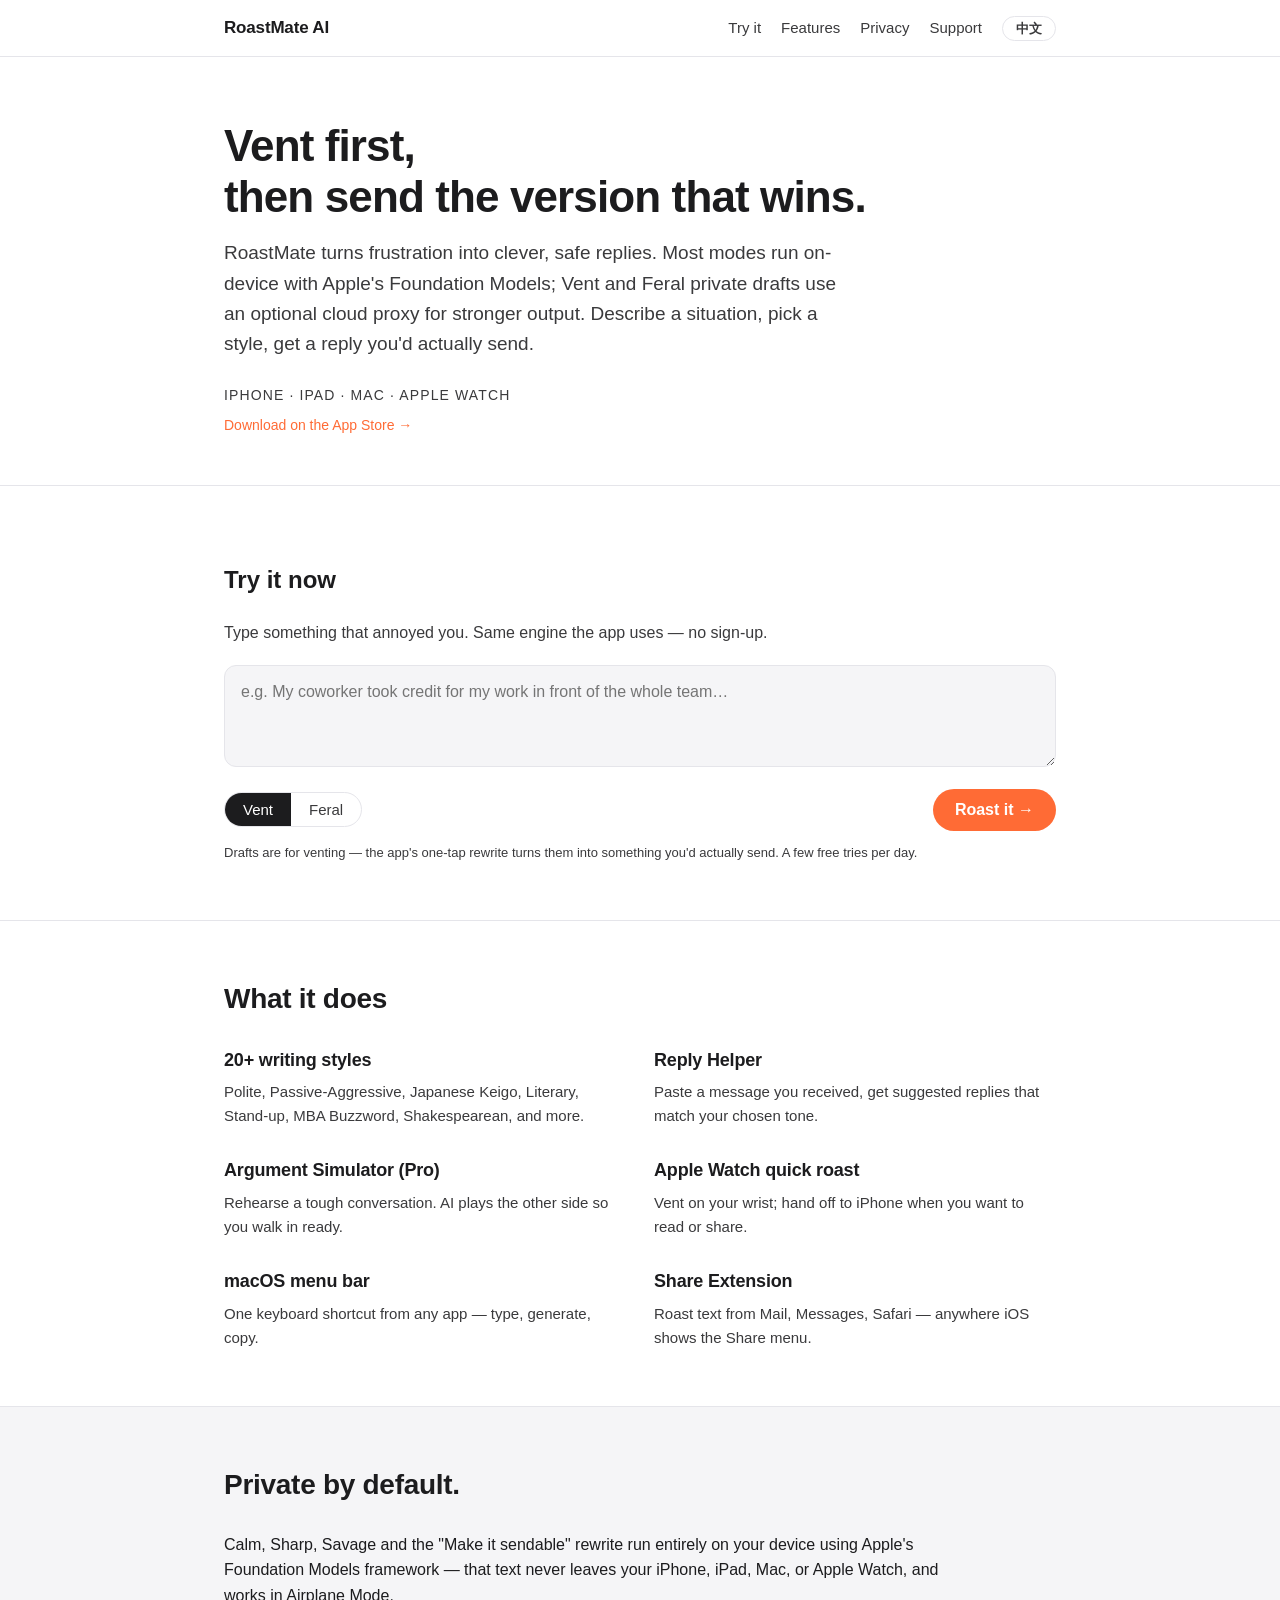
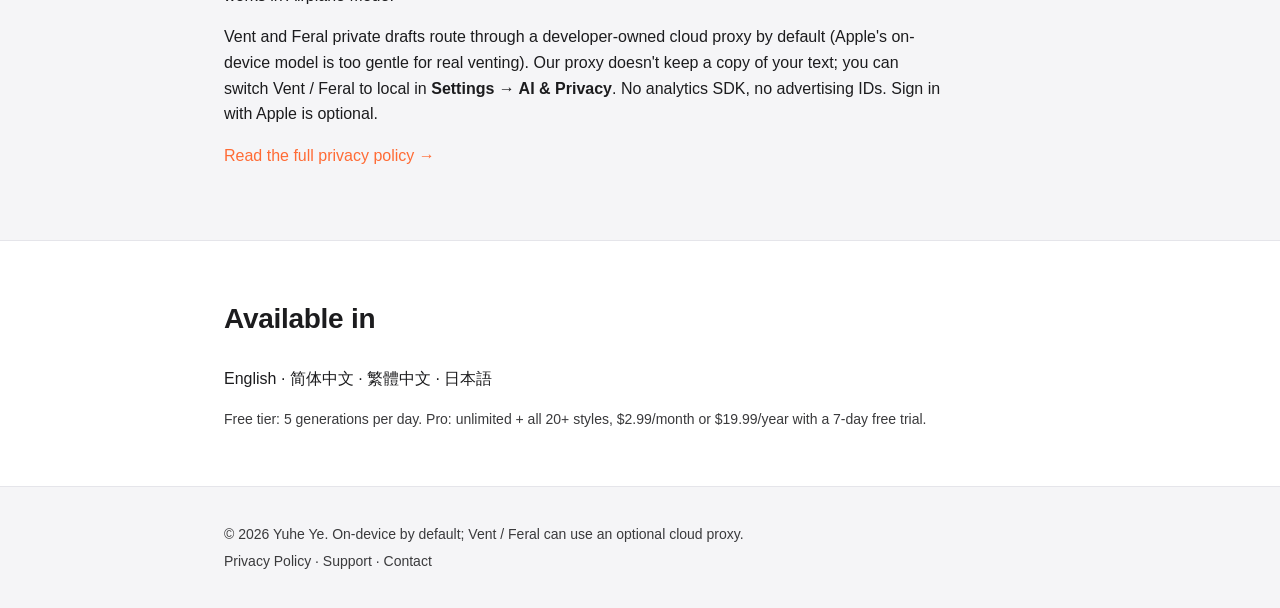
<file: index.html>
<!DOCTYPE html>
<html lang="en">
<head>
<meta charset="UTF-8">
<meta name="viewport" content="width=device-width, initial-scale=1.0">
<title>RoastMate AI — On-device AI for witty, safe self-expression</title>
<meta name="description" content="RoastMate is a private-first AI creative writing tool for turning frustration into clever, safe expression. Most modes run on-device; Vent and Feral use an optional cloud proxy you can disable. iOS, iPadOS, macOS, watchOS.">
<link rel="stylesheet" href="style.css">
</head>
<body>
<header>
  <nav class="container nav">
    <a href="./" class="brand">RoastMate AI</a>
    <ul class="nav-links">
      <li><a href="#try" data-i18n="nav.try">Try it</a></li>
      <li><a href="#features" data-i18n="nav.features">Features</a></li>
      <li><a href="#privacy" data-i18n="nav.privacy">Privacy</a></li>
      <li><a href="support.html" data-i18n="nav.support">Support</a></li>
      <li><button id="langToggle" class="lang-toggle" type="button">中文</button></li>
    </ul>
  </nav>
</header>

<main>
  <section class="hero">
    <div class="container">
      <h1 data-i18n="hero.h1">Vent first,<br>then send the version that wins.</h1>
      <p class="lead" data-i18n="hero.lead">
        RoastMate turns frustration into clever, safe replies. Most modes run on-device
        with Apple's Foundation Models; Vent and Feral private drafts use an optional cloud
        proxy for stronger output. Describe a situation, pick a style, get a reply you'd actually send.
      </p>
      <p class="platforms">iPhone · iPad · Mac · Apple Watch</p>
      <p class="cta-note"><a class="link" href="https://apps.apple.com/app/id6769317103" data-i18n="hero.cta">Download on the App Store →</a></p>
    </div>
  </section>

  <section class="tryit" id="try">
    <div class="container">
      <h2 data-i18n="try.h2">Try it now</h2>
      <p class="tryit-sub" data-i18n="try.sub">Type something that annoyed you. Same engine the app uses — no sign-up.</p>
      <textarea id="tryInput" rows="3" maxlength="600" data-i18n-ph="try.ph"
        placeholder="e.g. My coworker took credit for my work in front of the whole team…"></textarea>
      <div class="tryit-row">
        <div class="tone-toggle" role="group" aria-label="Tone">
          <button type="button" class="tone-btn is-active" data-tone="vent" data-i18n="tone.vent">Vent</button>
          <button type="button" class="tone-btn" data-tone="feral" data-i18n="tone.feral">Feral</button>
        </div>
        <button type="button" id="tryBtn" class="btn-accent" data-i18n="try.btn">Roast it →</button>
      </div>
      <div id="tryOut" class="tryit-out" hidden></div>
      <p class="tryit-note" data-i18n="try.note">Drafts are for venting — the app's one-tap rewrite turns them into something you'd actually send. A few free tries per day.</p>
    </div>
  </section>

  <section id="features" class="features">
    <div class="container">
      <h2 data-i18n="feat.h2">What it does</h2>
      <ul class="feature-grid">
        <li><h3 data-i18n="feat.1.h">20+ writing styles</h3><p data-i18n="feat.1.p">Polite, Passive-Aggressive, Japanese Keigo, Literary, Stand-up, MBA Buzzword, Shakespearean, and more.</p></li>
        <li><h3 data-i18n="feat.2.h">Reply Helper</h3><p data-i18n="feat.2.p">Paste a message you received, get suggested replies that match your chosen tone.</p></li>
        <li><h3 data-i18n="feat.3.h">Argument Simulator (Pro)</h3><p data-i18n="feat.3.p">Rehearse a tough conversation. AI plays the other side so you walk in ready.</p></li>
        <li><h3 data-i18n="feat.4.h">Apple Watch quick roast</h3><p data-i18n="feat.4.p">Vent on your wrist; hand off to iPhone when you want to read or share.</p></li>
        <li><h3 data-i18n="feat.5.h">macOS menu bar</h3><p data-i18n="feat.5.p">One keyboard shortcut from any app — type, generate, copy.</p></li>
        <li><h3 data-i18n="feat.6.h">Share Extension</h3><p data-i18n="feat.6.p">Roast text from Mail, Messages, Safari — anywhere iOS shows the Share menu.</p></li>
      </ul>
    </div>
  </section>

  <section id="privacy" class="privacy-pitch">
    <div class="container">
      <h2 data-i18n="priv.h2">Private by default.</h2>
      <p data-i18n="priv.p1">
        Calm, Sharp, Savage and the "Make it sendable" rewrite run entirely on your device
        using Apple's Foundation Models framework — that text never leaves your iPhone, iPad,
        Mac, or Apple Watch, and works in Airplane Mode.
      </p>
      <p data-i18n="priv.p2">
        Vent and Feral private drafts route through a developer-owned cloud proxy by default
        (Apple's on-device model is too gentle for real venting). Our proxy doesn't keep a copy
        of your text; you can switch Vent / Feral to local in
        <strong>Settings → AI &amp; Privacy</strong>. No analytics SDK, no advertising IDs.
        Sign in with Apple is optional.
      </p>
      <p><a class="link" href="privacy.html" data-i18n="priv.link">Read the full privacy policy →</a></p>
    </div>
  </section>

  <section class="cta">
    <div class="container">
      <h2 data-i18n="cta.h2">Available in</h2>
      <p>English · 简体中文 · 繁體中文 · 日本語</p>
      <p class="cta-note" data-i18n="cta.note">Free tier: 5 generations per day. Pro: unlimited + all 20+ styles, $2.99/month or $19.99/year with a 7-day free trial.</p>
    </div>
  </section>
</main>

<footer>
  <div class="container">
    <p data-i18n="foot.copy">© 2026 Yuhe Ye. On-device by default; Vent / Feral can use an optional cloud proxy.</p>
    <p>
      <a href="privacy.html" data-i18n="nav.policy">Privacy Policy</a> ·
      <a href="support.html" data-i18n="nav.support">Support</a> ·
      <a href="mailto:yyyyy.yeyuhe@icloud.com" data-i18n="foot.contact">Contact</a>
    </p>
  </div>
</footer>

<script>
(function () {
  var WORKER = "https://roastmate-vent.yyyyy-yeyuhe.workers.dev/v1/vent";

  // ── i18n ──────────────────────────────────────────────────────
  var ZH = {
    "nav.try": "试一下", "nav.features": "功能", "nav.privacy": "隐私", "nav.support": "支持", "nav.policy": "隐私政策",
    "hero.h1": "先骂个爽,<br>再发那条能赢的。",
    "hero.lead": "RoastMate 把憋屈变成机智、安全、能直接发出去的回复。大多数模式用 Apple 端侧大模型在本地运行;发泄和火力全开的私密草稿走可选云端、更带劲。描述一件事、选个语气,拿到一条你真敢发的回复。",
    "hero.cta": "前往 App Store 下载 →",
    "try.h2": "现在就试试", "try.sub": "把让你不爽的事打出来。和 app 同一个引擎,免注册。",
    "try.ph": "比如:同事把我做的方案署上他自己的名字交给老板…",
    "tone.vent": "发泄", "tone.feral": "火力全开", "try.btn": "开骂 →",
    "try.note": "草稿是用来发泄的 —— app 一键改写成你真能发出去的版本。每天有几次免费试用。",
    "feat.h2": "能做什么",
    "feat.1.h": "20+ 种文风", "feat.1.p": "高情商、阴阳怪气、日语敬语、文言文、脱口秀、MBA 黑话、莎士比亚体,等等。",
    "feat.2.h": "回复助手", "feat.2.p": "把收到的消息贴进来,按你选的语气给出建议回复。",
    "feat.3.h": "吵架模拟器(Pro)", "feat.3.p": "预演一场难搞的对话。AI 扮演对方,让你有备而来。",
    "feat.4.h": "Apple Watch 快速开骂", "feat.4.p": "在手腕上发泄;想细看或分享时接力到 iPhone。",
    "feat.5.h": "macOS 菜单栏", "feat.5.p": "任意 app 里一个快捷键 —— 输入、生成、复制。",
    "feat.6.h": "共享扩展", "feat.6.p": "在邮件、信息、Safari —— 任何能调出共享菜单的地方开骂。",
    "priv.h2": "默认隐私优先。",
    "priv.p1": "冷静、犀利、毒舌,以及「改成能发的」改写,全部在你的设备上、用 Apple 端侧大模型运行 —— 这些文字从不离开你的 iPhone、iPad、Mac 或 Apple Watch,飞行模式也能用。",
    "priv.p2": "发泄和火力全开的私密草稿默认走开发者自有的云端代理(Apple 端侧模型对真正的发泄太温柔了)。我们的代理不保留你的文本副本;你可以在 <strong>设置 → AI 与隐私</strong> 里把发泄/火力全开切回本地。无分析 SDK、无广告标识符。登录 Apple 账户是可选的。",
    "priv.link": "阅读完整隐私政策 →",
    "cta.h2": "支持语言",
    "cta.note": "免费版:每天 5 次生成。Pro:无限次 + 全部 20+ 文风,$2.99/月 或 $19.99/年,含 7 天免费试用。",
    "foot.copy": "© 2026 Yuhe Ye。默认端侧运行;发泄/火力全开可用可选云端代理。",
    "foot.contact": "联系"
  };
  var EN = {};
  document.querySelectorAll("[data-i18n]").forEach(function (el) {
    var k = el.getAttribute("data-i18n");
    if (!(k in EN)) EN[k] = el.innerHTML;
  });
  var phEN = {};
  document.querySelectorAll("[data-i18n-ph]").forEach(function (el) {
    phEN[el.getAttribute("data-i18n-ph")] = el.getAttribute("placeholder");
  });
  var lang = "en";
  function applyLang(l) {
    lang = (l === "zh") ? "zh" : "en";
    document.querySelectorAll("[data-i18n]").forEach(function (el) {
      var k = el.getAttribute("data-i18n");
      var v = (lang === "zh") ? (ZH[k] != null ? ZH[k] : EN[k]) : EN[k];
      if (v != null) el.innerHTML = v;
    });
    document.querySelectorAll("[data-i18n-ph]").forEach(function (el) {
      var k = el.getAttribute("data-i18n-ph");
      el.setAttribute("placeholder", lang === "zh" ? (ZH[k] || phEN[k]) : phEN[k]);
    });
    document.documentElement.setAttribute("lang", lang === "zh" ? "zh-Hans" : "en");
    var t = document.getElementById("langToggle");
    if (t) t.textContent = lang === "zh" ? "EN" : "中文";
    try { localStorage.setItem("rm_lang", lang); } catch (e) {}
  }
  var saved; try { saved = localStorage.getItem("rm_lang"); } catch (e) {}
  var initial = saved || ((navigator.language || "en").toLowerCase().indexOf("zh") === 0 ? "zh" : "en");
  applyLang(initial);
  var toggle = document.getElementById("langToggle");
  if (toggle) toggle.addEventListener("click", function () { applyLang(lang === "zh" ? "en" : "zh"); });

  // ── Demo ──────────────────────────────────────────────────────
  var input = document.getElementById("tryInput");
  var btn = document.getElementById("tryBtn");
  var out = document.getElementById("tryOut");
  var tone = "vent";
  document.querySelectorAll(".tone-btn").forEach(function (b) {
    b.addEventListener("click", function () {
      document.querySelectorAll(".tone-btn").forEach(function (x) { x.classList.remove("is-active"); });
      b.classList.add("is-active");
      tone = b.getAttribute("data-tone");
    });
  });
  function deviceId() {
    try {
      var k = "rm_demo_id", v = localStorage.getItem(k);
      if (!v) { v = "web-" + (crypto.randomUUID ? crypto.randomUUID() : Math.random().toString(36).slice(2) + Date.now()); localStorage.setItem(k, v); }
      return v;
    } catch (e) { return "web-" + Math.random().toString(36).slice(2) + Date.now(); }
  }
  var MSG = {
    roasting: { en: "Roasting…", zh: "开骂中…" },
    limit: { en: "You've used today's free tries. Grab the app for unlimited — link above.", zh: "今天的免费次数用完了。下载 app 可无限使用 —— 链接在上方。" },
    fail: { en: "Hmm, that didn't go through. Give it another go in a moment.", zh: "没发出去,稍等片刻再试一次。" },
    net: { en: "Network hiccup — try again.", zh: "网络出了点问题 —— 再试一次。" }
  };
  function msg(k) { return MSG[k][lang === "zh" ? "zh" : "en"]; }
  function workerLocale() {
    if (lang === "zh") return "zh-Hans";
    return (navigator.language || "en").toLowerCase().indexOf("ja") === 0 ? "ja" : "en";
  }
  btn.addEventListener("click", async function () {
    var situation = (input.value || "").trim();
    if (situation.length < 3) { input.focus(); return; }
    btn.disabled = true;
    var label = btn.textContent;
    btn.textContent = msg("roasting");
    out.hidden = false; out.className = "tryit-out is-loading"; out.textContent = "…";
    try {
      var r = await fetch(WORKER, {
        method: "POST",
        headers: { "Content-Type": "application/json" },
        body: JSON.stringify({ situation: situation, intensity: tone, locale: workerLocale(), deviceId: deviceId() })
      });
      var d = await r.json().catch(function () { return {}; });
      if (r.ok && d.text) { out.className = "tryit-out"; out.textContent = d.text; }
      else if (r.status === 429) { out.className = "tryit-out is-error"; out.textContent = msg("limit"); }
      else { out.className = "tryit-out is-error"; out.textContent = msg("fail"); }
    } catch (e) {
      out.className = "tryit-out is-error"; out.textContent = msg("net");
    }
    btn.disabled = false; btn.textContent = label;
  });
})();
</script>
</body>
</html>
</file>
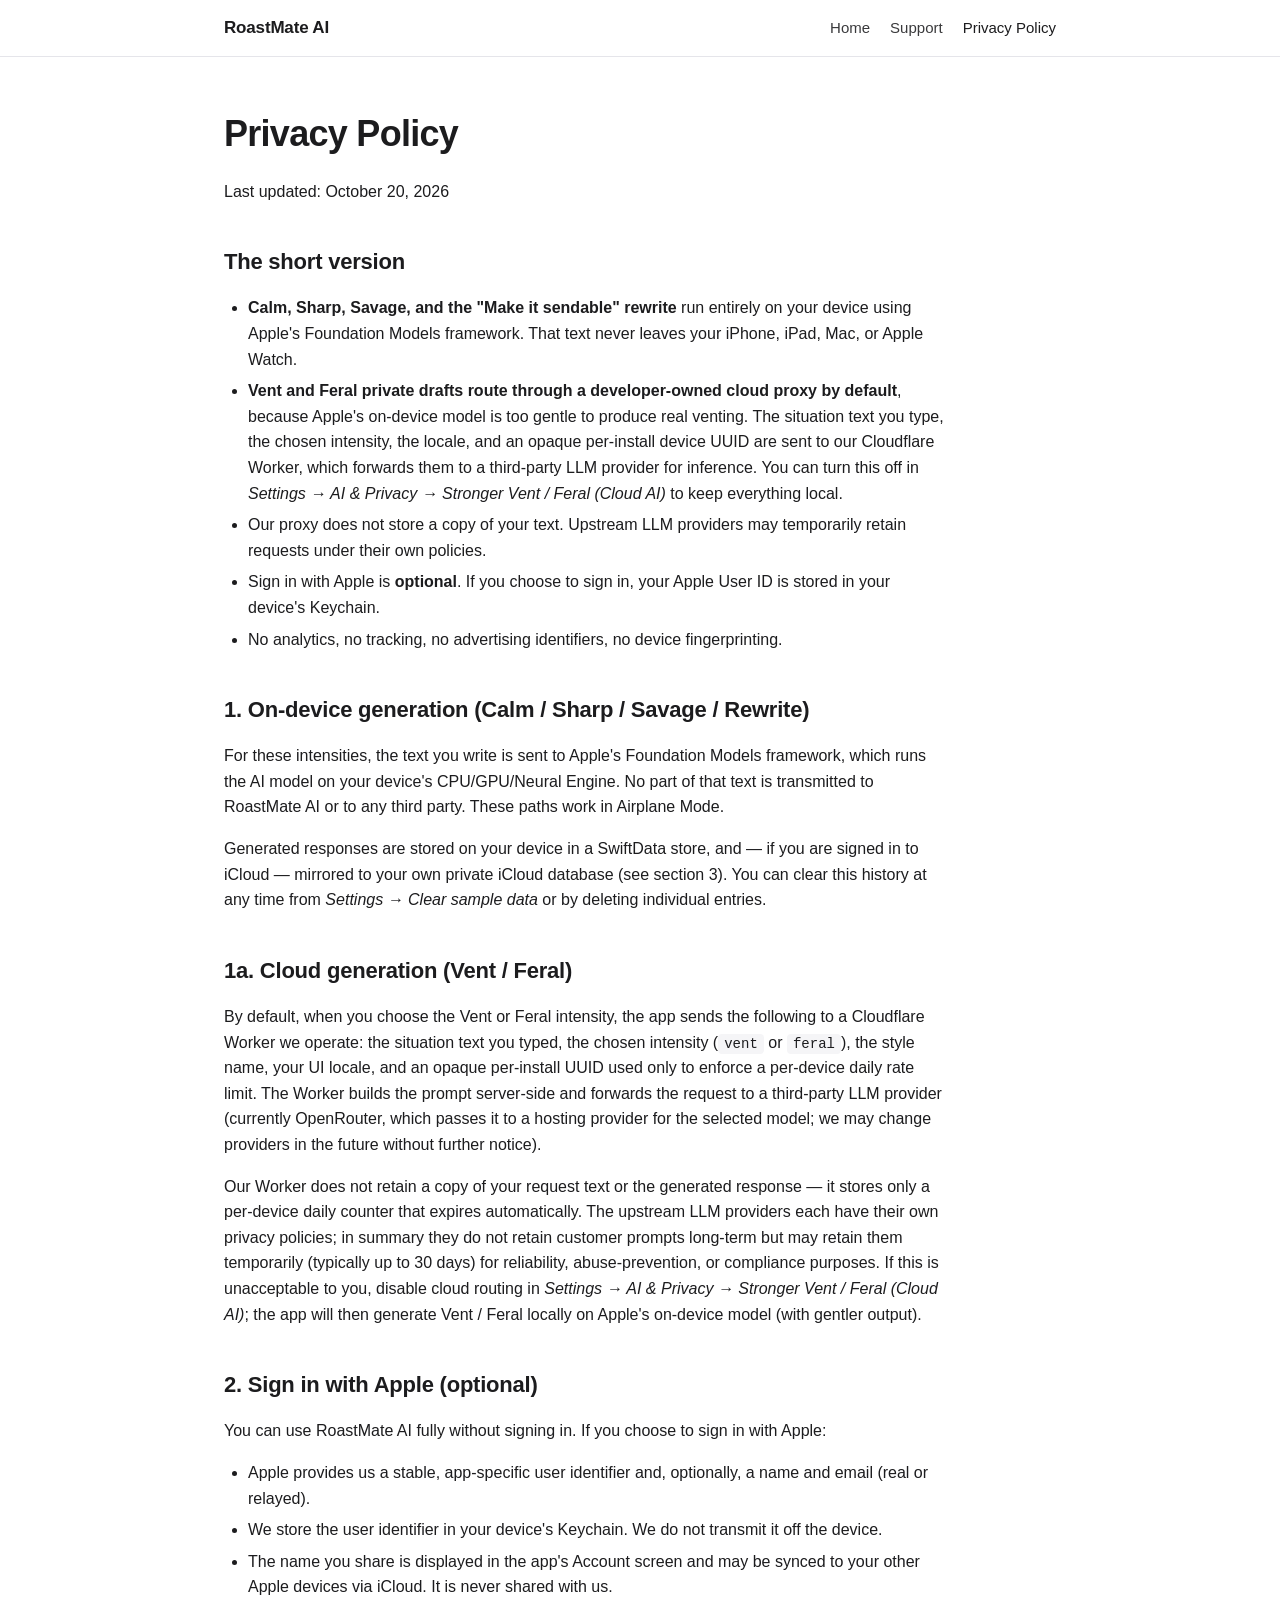
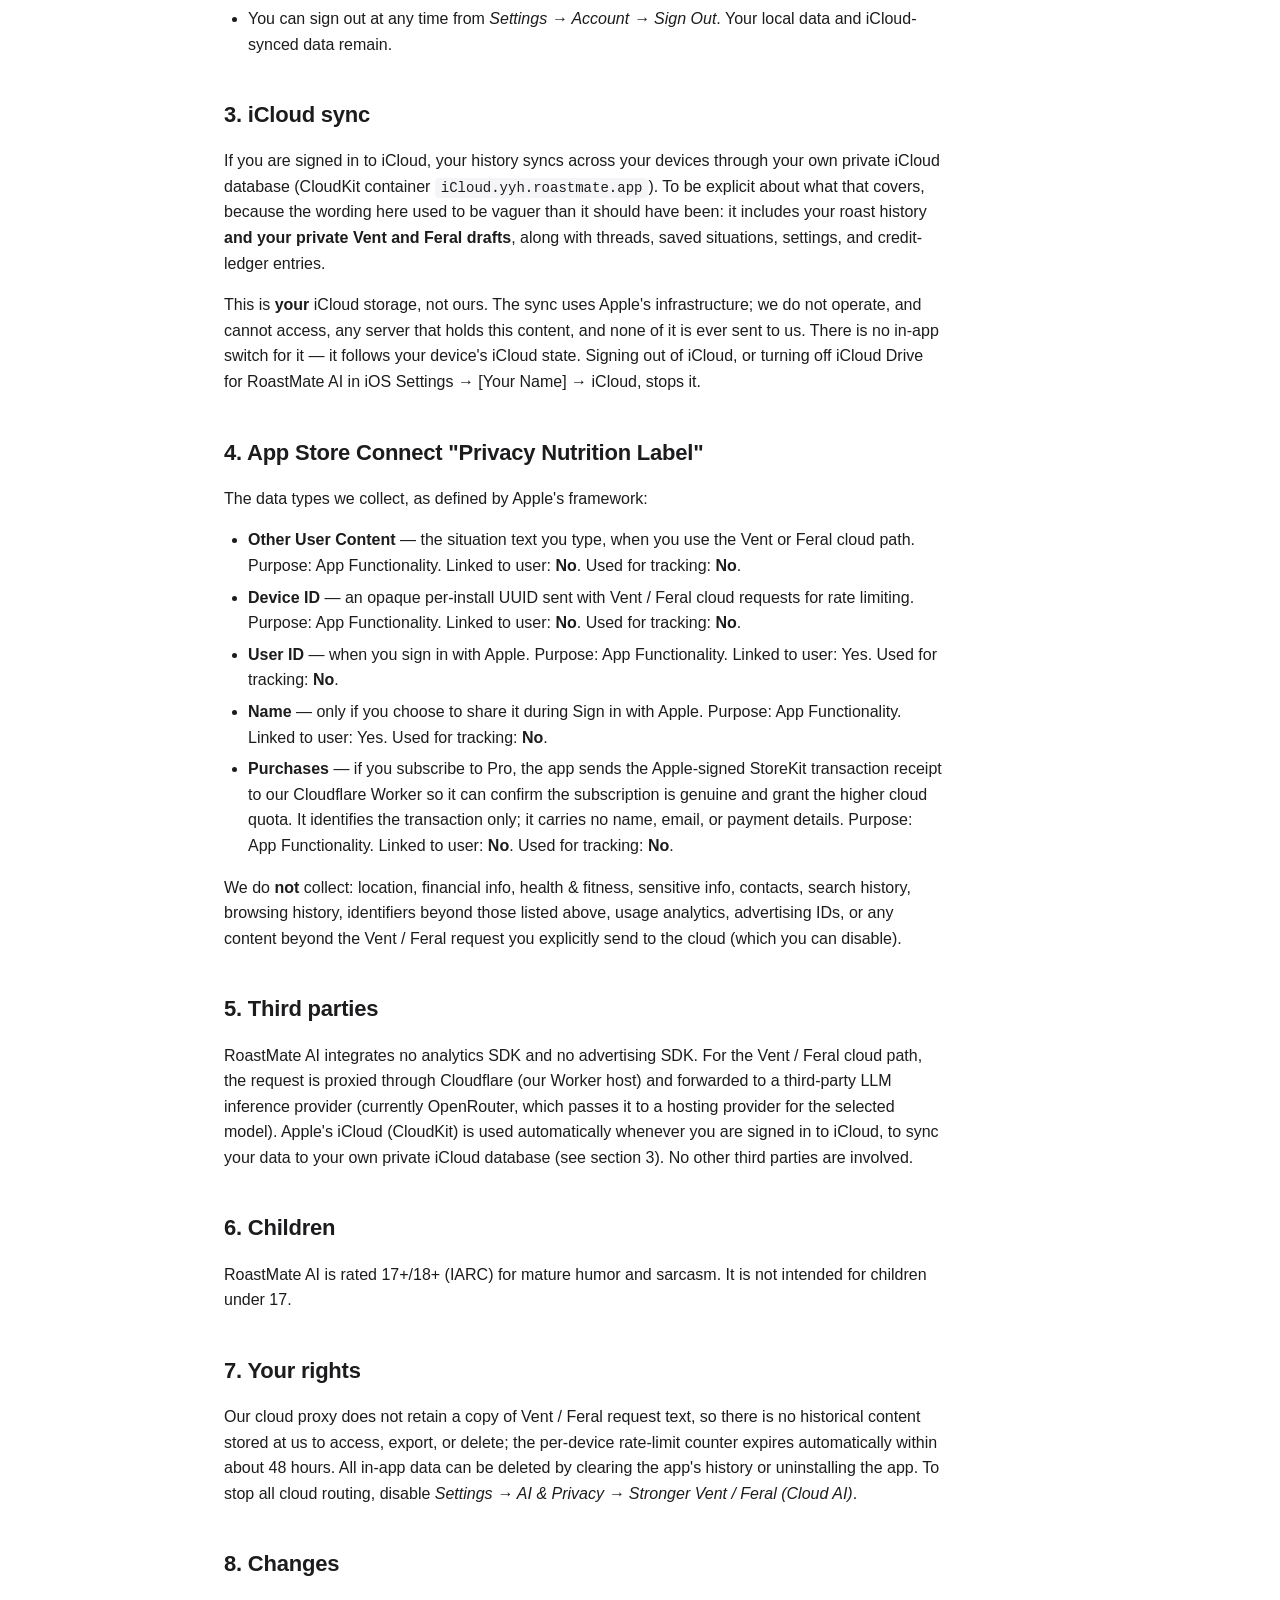
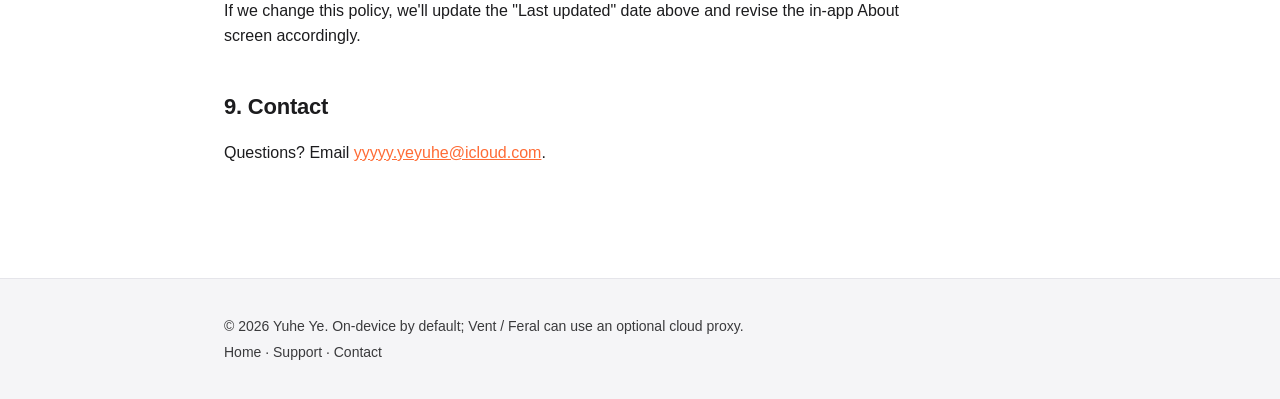
<file: privacy.html>
<!DOCTYPE html>
<html lang="en">
<head>
<meta charset="UTF-8">
<meta name="viewport" content="width=device-width, initial-scale=1.0">
<title>Privacy Policy — RoastMate AI</title>
<link rel="stylesheet" href="style.css">
</head>
<body>
<header>
  <nav class="container nav">
    <a href="./" class="brand">RoastMate AI</a>
    <ul class="nav-links">
      <li><a href="./">Home</a></li>
      <li><a href="support.html">Support</a></li>
      <li><a href="privacy.html" aria-current="page">Privacy Policy</a></li>
    </ul>
  </nav>
</header>

<main class="page">
  <div class="container">
    <h1>Privacy Policy</h1>
    <p class="last-updated">Last updated: October 20, 2026</p>

    <h2>The short version</h2>
    <ul>
      <li><strong>Calm, Sharp, Savage, and the "Make it sendable" rewrite</strong> run entirely on your device using Apple's Foundation Models framework. That text never leaves your iPhone, iPad, Mac, or Apple Watch.</li>
      <li><strong>Vent and Feral private drafts route through a developer-owned cloud proxy by default</strong>, because Apple's on-device model is too gentle to produce real venting. The situation text you type, the chosen intensity, the locale, and an opaque per-install device UUID are sent to our Cloudflare Worker, which forwards them to a third-party LLM provider for inference. You can turn this off in <em>Settings → AI &amp; Privacy → Stronger Vent / Feral (Cloud AI)</em> to keep everything local.</li>
      <li>Our proxy does not store a copy of your text. Upstream LLM providers may temporarily retain requests under their own policies.</li>
      <li>Sign in with Apple is <strong>optional</strong>. If you choose to sign in, your Apple User ID is stored in your device's Keychain.</li>
      <li>No analytics, no tracking, no advertising identifiers, no device fingerprinting.</li>
    </ul>

    <h2>1. On-device generation (Calm / Sharp / Savage / Rewrite)</h2>
    <p>
      For these intensities, the text you write is sent to Apple's
      Foundation Models framework, which runs the AI model on your device's CPU/GPU/Neural Engine.
      No part of that text is transmitted to RoastMate AI or to any third party. These paths work in Airplane Mode.
    </p>
    <p>
      Generated responses are stored on your device in a SwiftData store, and — if you are signed in
      to iCloud — mirrored to your own private iCloud database (see section 3). You can clear this
      history at any time from <em>Settings → Clear sample data</em> or by deleting individual entries.
    </p>

    <h2>1a. Cloud generation (Vent / Feral)</h2>
    <p>
      By default, when you choose the Vent or Feral intensity, the app sends the following to a
      Cloudflare Worker we operate: the situation text you typed, the chosen intensity
      (<code>vent</code> or <code>feral</code>), the style name, your UI locale, and an opaque
      per-install UUID used only to enforce a per-device daily rate limit. The Worker builds the
      prompt server-side and forwards the request to a third-party LLM provider (currently OpenRouter,
      which passes it to a hosting provider for the selected model; we may change providers in the
      future without further notice).
    </p>
    <p>
      Our Worker does not retain a copy of your request text or the generated response — it stores
      only a per-device daily counter that expires automatically. The upstream LLM providers each
      have their own privacy policies; in summary they do not retain customer prompts long-term but
      may retain them temporarily (typically up to 30 days) for reliability, abuse-prevention, or
      compliance purposes. If this is unacceptable to you, disable cloud routing in
      <em>Settings → AI &amp; Privacy → Stronger Vent / Feral (Cloud AI)</em>; the app will then
      generate Vent / Feral locally on Apple's on-device model (with gentler output).
    </p>

    <h2>2. Sign in with Apple (optional)</h2>
    <p>
      You can use RoastMate AI fully without signing in. If you choose to sign in with Apple:
    </p>
    <ul>
      <li>Apple provides us a stable, app-specific user identifier and, optionally, a name and email (real or relayed).</li>
      <li>We store the user identifier in your device's Keychain. We do not transmit it off the device.</li>
      <li>The name you share is displayed in the app's Account screen and may be synced to your other Apple devices via iCloud. It is never shared with us.</li>
      <li>You can sign out at any time from <em>Settings → Account → Sign Out</em>. Your local data and iCloud-synced data remain.</li>
    </ul>

    <h2>3. iCloud sync</h2>
    <p>
      If you are signed in to iCloud, your history syncs across your devices through your own
      private iCloud database (CloudKit container <code>iCloud.yyh.roastmate.app</code>). To be
      explicit about what that covers, because the wording here used to be vaguer than it should
      have been: it includes your roast history <strong>and your private Vent and Feral
      drafts</strong>, along with threads, saved situations, settings, and credit-ledger entries.
    </p>
    <p>
      This is <strong>your</strong> iCloud storage, not ours. The sync uses Apple's infrastructure;
      we do not operate, and cannot access, any server that holds this content, and none of it is
      ever sent to us. There is no in-app switch for it — it follows your device's iCloud state.
      Signing out of iCloud, or turning off iCloud Drive for RoastMate AI in
      iOS Settings → [Your Name] → iCloud, stops it.
    </p>

    <h2>4. App Store Connect "Privacy Nutrition Label"</h2>
    <p>The data types we collect, as defined by Apple's framework:</p>
    <ul>
      <li><strong>Other User Content</strong> — the situation text you type, when you use the Vent or Feral cloud path. Purpose: App Functionality. Linked to user: <strong>No</strong>. Used for tracking: <strong>No</strong>.</li>
      <li><strong>Device ID</strong> — an opaque per-install UUID sent with Vent / Feral cloud requests for rate limiting. Purpose: App Functionality. Linked to user: <strong>No</strong>. Used for tracking: <strong>No</strong>.</li>
      <li><strong>User ID</strong> — when you sign in with Apple. Purpose: App Functionality. Linked to user: Yes. Used for tracking: <strong>No</strong>.</li>
      <li><strong>Name</strong> — only if you choose to share it during Sign in with Apple. Purpose: App Functionality. Linked to user: Yes. Used for tracking: <strong>No</strong>.</li>
      <li><strong>Purchases</strong> — if you subscribe to Pro, the app sends the Apple-signed StoreKit transaction receipt to our Cloudflare Worker so it can confirm the subscription is genuine and grant the higher cloud quota. It identifies the transaction only; it carries no name, email, or payment details. Purpose: App Functionality. Linked to user: <strong>No</strong>. Used for tracking: <strong>No</strong>.</li>
    </ul>
    <p>We do <strong>not</strong> collect: location, financial info, health &amp; fitness, sensitive info, contacts, search history, browsing history, identifiers beyond those listed above, usage analytics, advertising IDs, or any content beyond the Vent / Feral request you explicitly send to the cloud (which you can disable).</p>

    <h2>5. Third parties</h2>
    <p>RoastMate AI integrates no analytics SDK and no advertising SDK. For the Vent / Feral cloud path, the request is proxied through Cloudflare (our Worker host) and forwarded to a third-party LLM inference provider (currently OpenRouter, which passes it to a hosting provider for the selected model). Apple's iCloud (CloudKit) is used automatically whenever you are signed in to iCloud, to sync your data to your own private iCloud database (see section 3). No other third parties are involved.</p>

    <h2>6. Children</h2>
    <p>RoastMate AI is rated 17+/18+ (IARC) for mature humor and sarcasm. It is not intended for children under 17.</p>

    <h2>7. Your rights</h2>
    <p>Our cloud proxy does not retain a copy of Vent / Feral request text, so there is no historical content stored at us to access, export, or delete; the per-device rate-limit counter expires automatically within about 48 hours. All in-app data can be deleted by clearing the app's history or uninstalling the app. To stop all cloud routing, disable <em>Settings → AI &amp; Privacy → Stronger Vent / Feral (Cloud AI)</em>.</p>

    <h2>8. Changes</h2>
    <p>If we change this policy, we'll update the "Last updated" date above and revise the in-app About screen accordingly.</p>

    <h2>9. Contact</h2>
    <p>Questions? Email <a href="mailto:yyyyy.yeyuhe@icloud.com">yyyyy.yeyuhe@icloud.com</a>.</p>
  </div>
</main>

<footer>
  <div class="container">
    <p>© 2026 Yuhe Ye. On-device by default; Vent / Feral can use an optional cloud proxy.</p>
    <p>
      <a href="./">Home</a> ·
      <a href="support.html">Support</a> ·
      <a href="mailto:yyyyy.yeyuhe@icloud.com">Contact</a>
    </p>
  </div>
</footer>
</body>
</html>
</file>
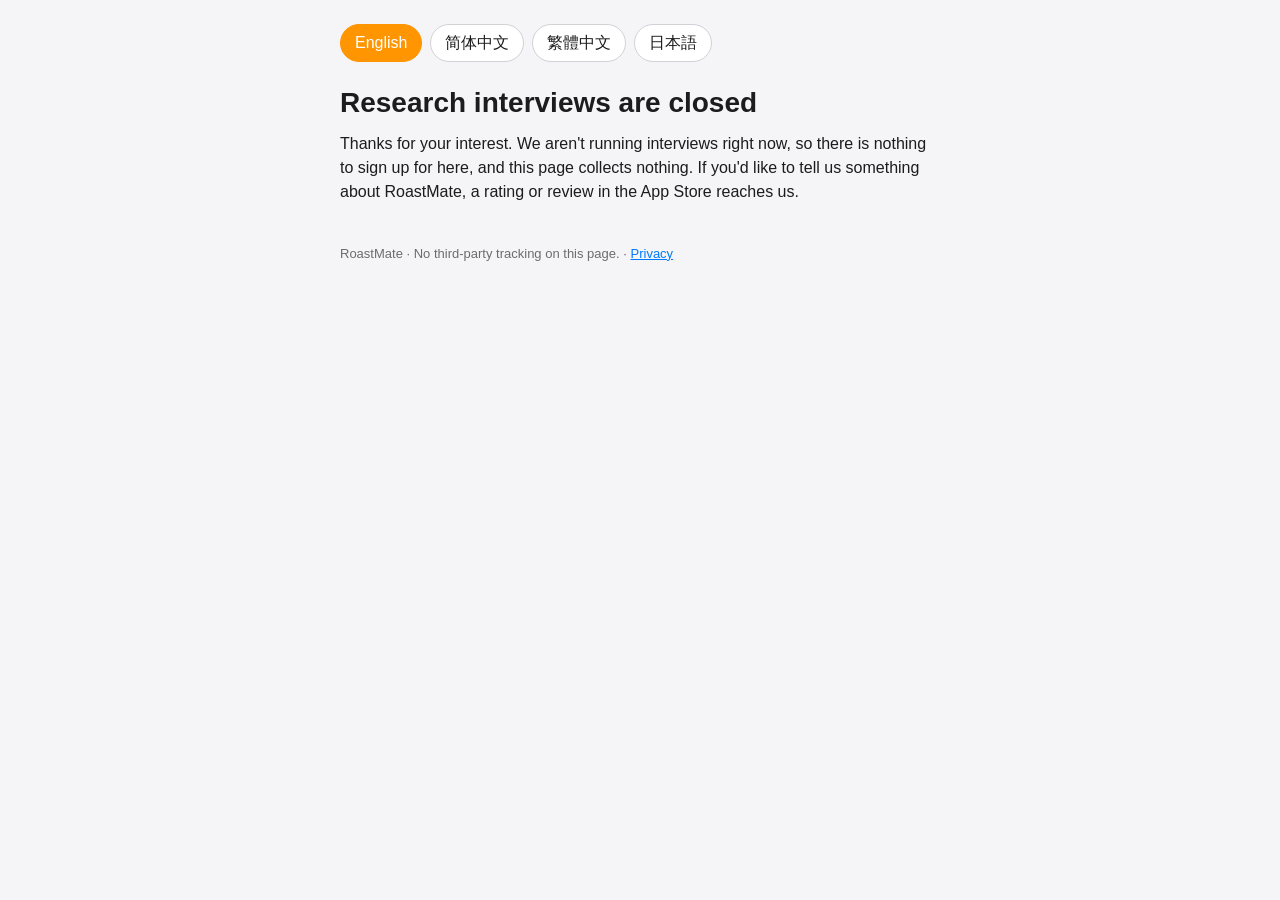
<file: research-book.html>
<!DOCTYPE html>
<html lang="en">
<head>
  <meta charset="utf-8">
  <meta name="viewport" content="width=device-width, initial-scale=1">
  <meta name="referrer" content="no-referrer">
  <meta name="robots" content="noindex, nofollow">
  <title>RoastMate — Book your interview (Step 2 of 2)</title>
  <link rel="stylesheet" href="research.css">
  <link rel="icon" type="image/png" href="[data-uri]">
</head>
<body>
  <main>
    <nav aria-label="Language">
      <button type="button" data-locale="en" lang="en">English</button>
      <button type="button" data-locale="zh-Hans" lang="zh-Hans">简体中文</button>
      <button type="button" data-locale="zh-Hant" lang="zh-Hant">繁體中文</button>
      <button type="button" data-locale="ja" lang="ja">日本語</button>
    </nav>

    <header>
      <p class="stepbar" data-i18n="step.indicator"></p>
      <h1 data-i18n="title"></h1>
      <p class="intro" data-i18n="intro"></p>
      <p data-i18n="codeprompt"></p>
      <p><strong data-i18n="codelabel"></strong> <code id="participant-code">—</code></p>
    </header>

    <form id="book-form" novalidate>
      <fieldset>
        <legend data-i18n="contact.label"></legend>
        <input id="email" type="email" name="email" required maxlength="120" autocomplete="email">
        <p class="muted" data-i18n="contact.note"></p>
      </fieldset>

      <fieldset>
        <legend data-i18n="tz.label"></legend>
        <input id="timezone" type="text" name="timezone" maxlength="40" autocomplete="off">
        <p class="muted" data-i18n="tz.hint"></p>
      </fieldset>

      <button type="submit" data-i18n="submit"></button>
      <p id="status" role="status" aria-live="polite"></p>
    </form>

    <section id="booked" hidden>
      <h2 data-i18n="booked.heading"></h2>
      <p data-i18n="booked.body"></p>
      <p class="muted" data-i18n="booked.privacy_note"></p>
    </section>

    <footer>
      <p>
        <span data-i18n="footer.brand">RoastMate</span>
        · <span data-i18n="footer.notrack">No third-party tracking on this page.</span>
        · <a href="https://jasonyeyuhe.github.io/RoastMate/privacy.html" rel="noopener noreferrer" data-i18n="footer.privacy">Privacy</a>
      </p>
    </footer>
  </main>
  <script src="research-book.js"></script>
</body>
</html>
</file>
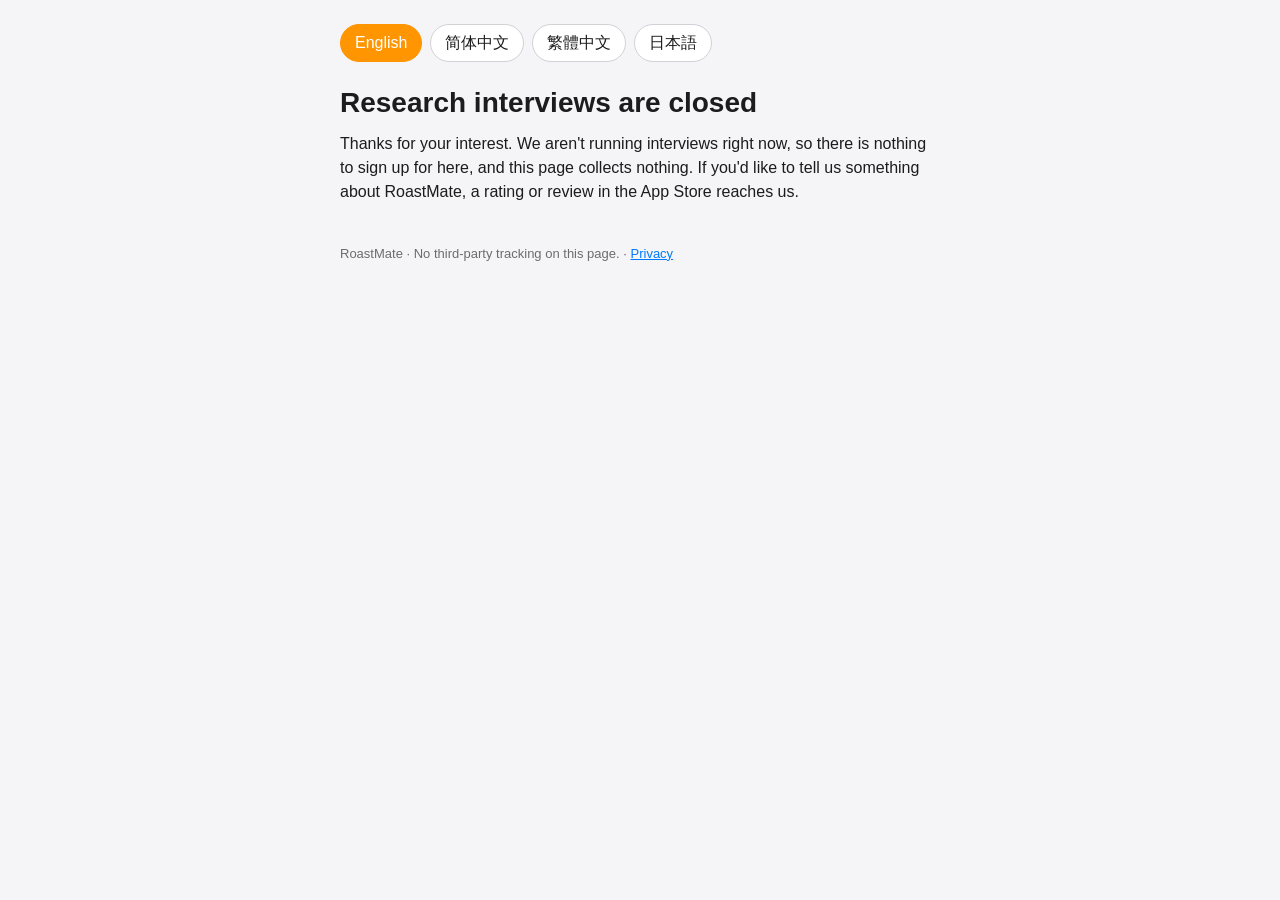
<file: research.html>
<!DOCTYPE html>
<html lang="en">
<head>
  <meta charset="utf-8">
  <meta name="viewport" content="width=device-width, initial-scale=1">
  <meta name="referrer" content="no-referrer">
  <meta name="robots" content="noindex, nofollow">
  <title>RoastMate — Research interview (Step 1 of 2)</title>
  <link rel="stylesheet" href="research.css">
  <link rel="icon" type="image/png" href="[data-uri]">
</head>
<body>
  <main>
    <nav aria-label="Language">
      <button type="button" data-locale="en" lang="en">English</button>
      <button type="button" data-locale="zh-Hans" lang="zh-Hans">简体中文</button>
      <button type="button" data-locale="zh-Hant" lang="zh-Hant">繁體中文</button>
      <button type="button" data-locale="ja" lang="ja">日本語</button>
    </nav>

    <header>
      <p class="stepbar" data-i18n="step.indicator"></p>
      <h1 data-i18n="title"></h1>
      <p class="intro" data-i18n="intro"></p>
      <ul class="meta">
        <li data-i18n="meta.compensation"></li>
        <li data-i18n="meta.duration"></li>
        <li data-i18n="meta.privacy_step1"></li>
      </ul>
    </header>

    <form id="research-form" novalidate>
      <fieldset>
        <legend data-i18n="q1.label"></legend>
        <label><input type="radio" name="recency" value="this_week" required> <span data-i18n="q1.this_week"></span></label>
        <label><input type="radio" name="recency" value="this_month"> <span data-i18n="q1.this_month"></span></label>
        <label><input type="radio" name="recency" value="longer"> <span data-i18n="q1.longer"></span></label>
        <label><input type="radio" name="recency" value="cant_remember"> <span data-i18n="q1.cant_remember"></span></label>
        <label><input type="radio" name="recency" value="prefer_not_say"> <span data-i18n="q1.prefer_not_say"></span></label>
      </fieldset>

      <fieldset>
        <legend data-i18n="q2.label"></legend>
        <label><input type="radio" name="available" value="yes" required> <span data-i18n="q2.yes"></span></label>
        <label><input type="radio" name="available" value="no"> <span data-i18n="q2.no"></span></label>
      </fieldset>

      <fieldset>
        <legend data-i18n="q3.label"></legend>
        <p class="muted" data-i18n="q3.hint"></p>
        <textarea name="locus" rows="3" maxlength="200" required></textarea>
      </fieldset>

      <button type="submit" data-i18n="submit_step1"></button>
      <p id="status" role="status" aria-live="polite"></p>
    </form>

    <section id="success" hidden>
      <h2 data-i18n="success.heading"></h2>
      <p data-i18n="success.body"></p>
      <p><strong data-i18n="success.code_label"></strong> <code id="success-code"></code></p>
      <p><a id="book-link" class="cta" href="#" data-i18n="success.book_cta"></a></p>
      <p class="muted" data-i18n="success.privacy_note"></p>
    </section>

    <footer>
      <p>
        <span data-i18n="footer.brand">RoastMate</span>
        · <span data-i18n="footer.notrack">No third-party tracking on this page.</span>
        · <a href="https://jasonyeyuhe.github.io/RoastMate/privacy.html" rel="noopener noreferrer" data-i18n="footer.privacy">Privacy</a>
      </p>
    </footer>
  </main>
  <script src="research.js"></script>
</body>
</html>
</file>
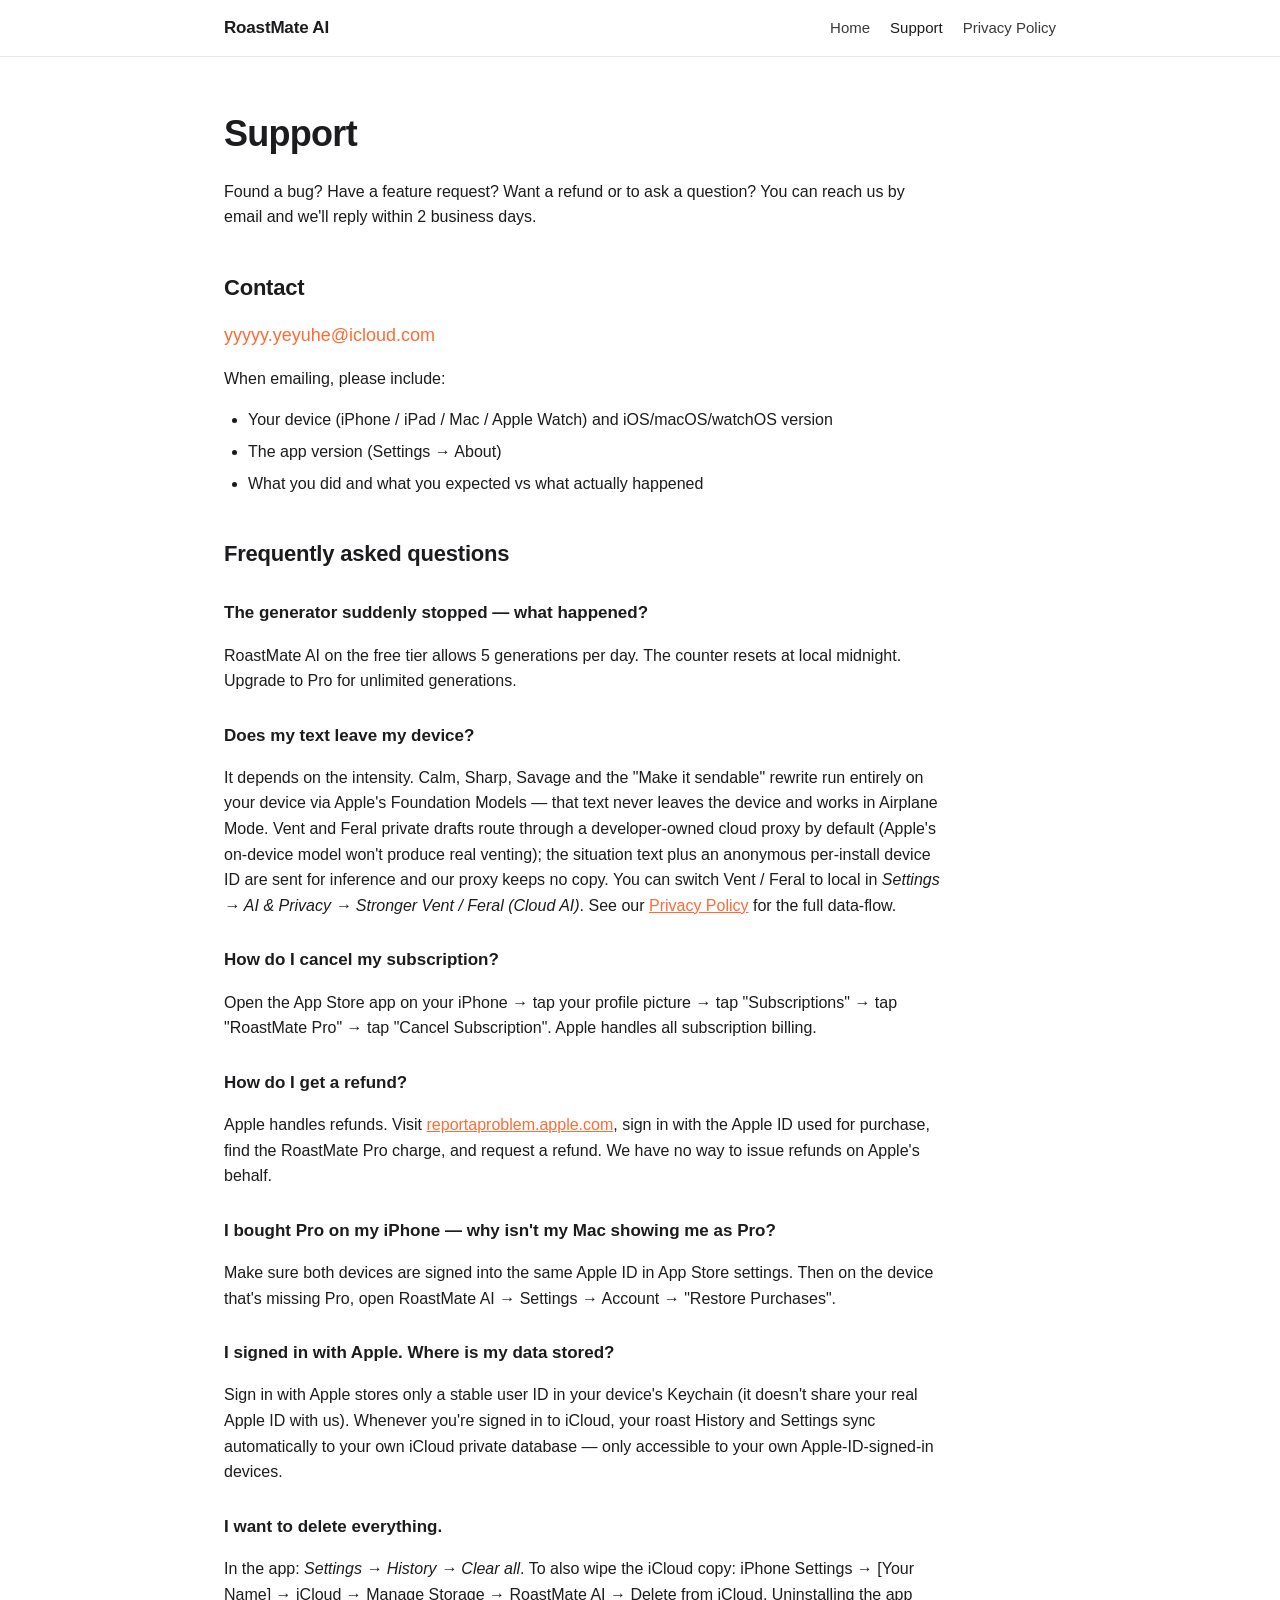
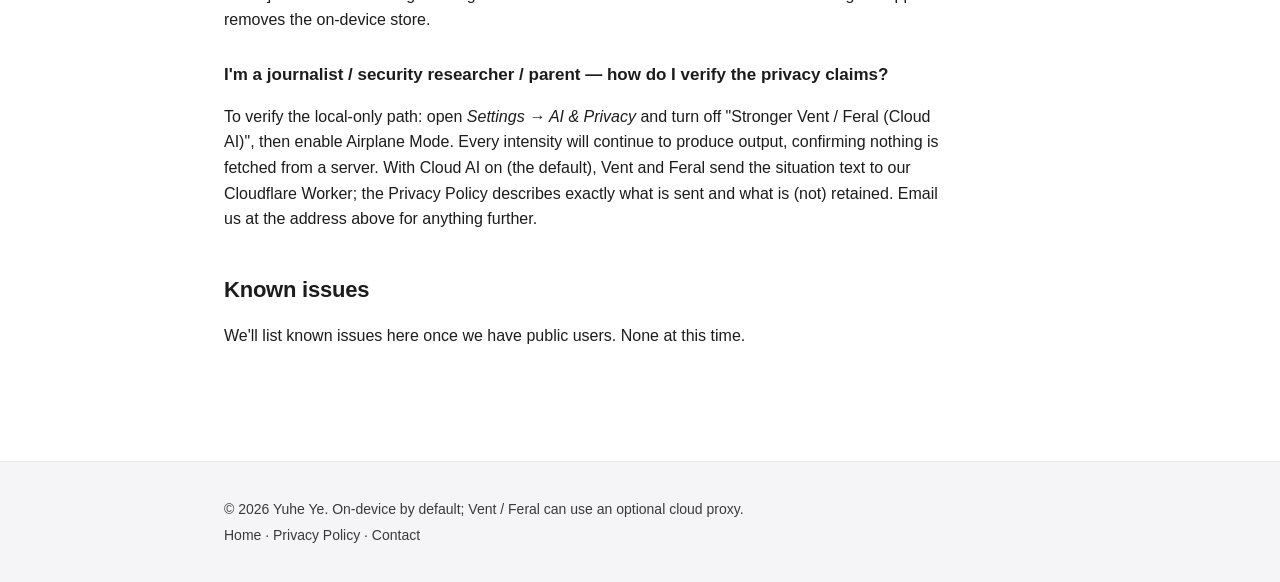
<file: support.html>
<!DOCTYPE html>
<html lang="en">
<head>
<meta charset="UTF-8">
<meta name="viewport" content="width=device-width, initial-scale=1.0">
<title>Support — RoastMate AI</title>
<link rel="stylesheet" href="style.css">
</head>
<body>
<header>
  <nav class="container nav">
    <a href="./" class="brand">RoastMate AI</a>
    <ul class="nav-links">
      <li><a href="./">Home</a></li>
      <li><a href="support.html" aria-current="page">Support</a></li>
      <li><a href="privacy.html">Privacy Policy</a></li>
    </ul>
  </nav>
</header>

<main class="page">
  <div class="container">
    <h1>Support</h1>
    <p>Found a bug? Have a feature request? Want a refund or to ask a question? You can reach us by email and we'll reply within 2 business days.</p>

    <h2>Contact</h2>
    <p><a class="mail-link" href="mailto:yyyyy.yeyuhe@icloud.com?subject=RoastMate%20AI%20Support">yyyyy.yeyuhe@icloud.com</a></p>
    <p>When emailing, please include:</p>
    <ul>
      <li>Your device (iPhone / iPad / Mac / Apple Watch) and iOS/macOS/watchOS version</li>
      <li>The app version (Settings → About)</li>
      <li>What you did and what you expected vs what actually happened</li>
    </ul>

    <h2>Frequently asked questions</h2>

    <h3>The generator suddenly stopped — what happened?</h3>
    <p>RoastMate AI on the free tier allows 5 generations per day. The counter resets at local midnight. Upgrade to Pro for unlimited generations.</p>

    <h3>Does my text leave my device?</h3>
    <p>It depends on the intensity. Calm, Sharp, Savage and the "Make it sendable" rewrite run entirely on your device via Apple's Foundation Models — that text never leaves the device and works in Airplane Mode. Vent and Feral private drafts route through a developer-owned cloud proxy by default (Apple's on-device model won't produce real venting); the situation text plus an anonymous per-install device ID are sent for inference and our proxy keeps no copy. You can switch Vent / Feral to local in <em>Settings → AI &amp; Privacy → Stronger Vent / Feral (Cloud AI)</em>. See our <a href="privacy.html">Privacy Policy</a> for the full data-flow.</p>

    <h3>How do I cancel my subscription?</h3>
    <p>Open the App Store app on your iPhone → tap your profile picture → tap "Subscriptions" → tap "RoastMate Pro" → tap "Cancel Subscription". Apple handles all subscription billing.</p>

    <h3>How do I get a refund?</h3>
    <p>Apple handles refunds. Visit <a href="https://reportaproblem.apple.com/" target="_blank" rel="noopener">reportaproblem.apple.com</a>, sign in with the Apple ID used for purchase, find the RoastMate Pro charge, and request a refund. We have no way to issue refunds on Apple's behalf.</p>

    <h3>I bought Pro on my iPhone — why isn't my Mac showing me as Pro?</h3>
    <p>Make sure both devices are signed into the same Apple ID in App Store settings. Then on the device that's missing Pro, open RoastMate AI → Settings → Account → "Restore Purchases".</p>

    <h3>I signed in with Apple. Where is my data stored?</h3>
    <p>Sign in with Apple stores only a stable user ID in your device's Keychain (it doesn't share your real Apple ID with us). Whenever you're signed in to iCloud, your roast History and Settings sync automatically to your own iCloud private database — only accessible to your own Apple-ID-signed-in devices.</p>

    <h3>I want to delete everything.</h3>
    <p>In the app: <em>Settings → History → Clear all</em>. To also wipe the iCloud copy: iPhone Settings → [Your Name] → iCloud → Manage Storage → RoastMate AI → Delete from iCloud. Uninstalling the app removes the on-device store.</p>

    <h3>I'm a journalist / security researcher / parent — how do I verify the privacy claims?</h3>
    <p>To verify the local-only path: open <em>Settings → AI &amp; Privacy</em> and turn off "Stronger Vent / Feral (Cloud AI)", then enable Airplane Mode. Every intensity will continue to produce output, confirming nothing is fetched from a server. With Cloud AI on (the default), Vent and Feral send the situation text to our Cloudflare Worker; the Privacy Policy describes exactly what is sent and what is (not) retained. Email us at the address above for anything further.</p>

    <h2>Known issues</h2>
    <p>We'll list known issues here once we have public users. None at this time.</p>
  </div>
</main>

<footer>
  <div class="container">
    <p>© 2026 Yuhe Ye. On-device by default; Vent / Feral can use an optional cloud proxy.</p>
    <p>
      <a href="./">Home</a> ·
      <a href="privacy.html">Privacy Policy</a> ·
      <a href="mailto:yyyyy.yeyuhe@icloud.com">Contact</a>
    </p>
  </div>
</footer>
</body>
</html>
</file>
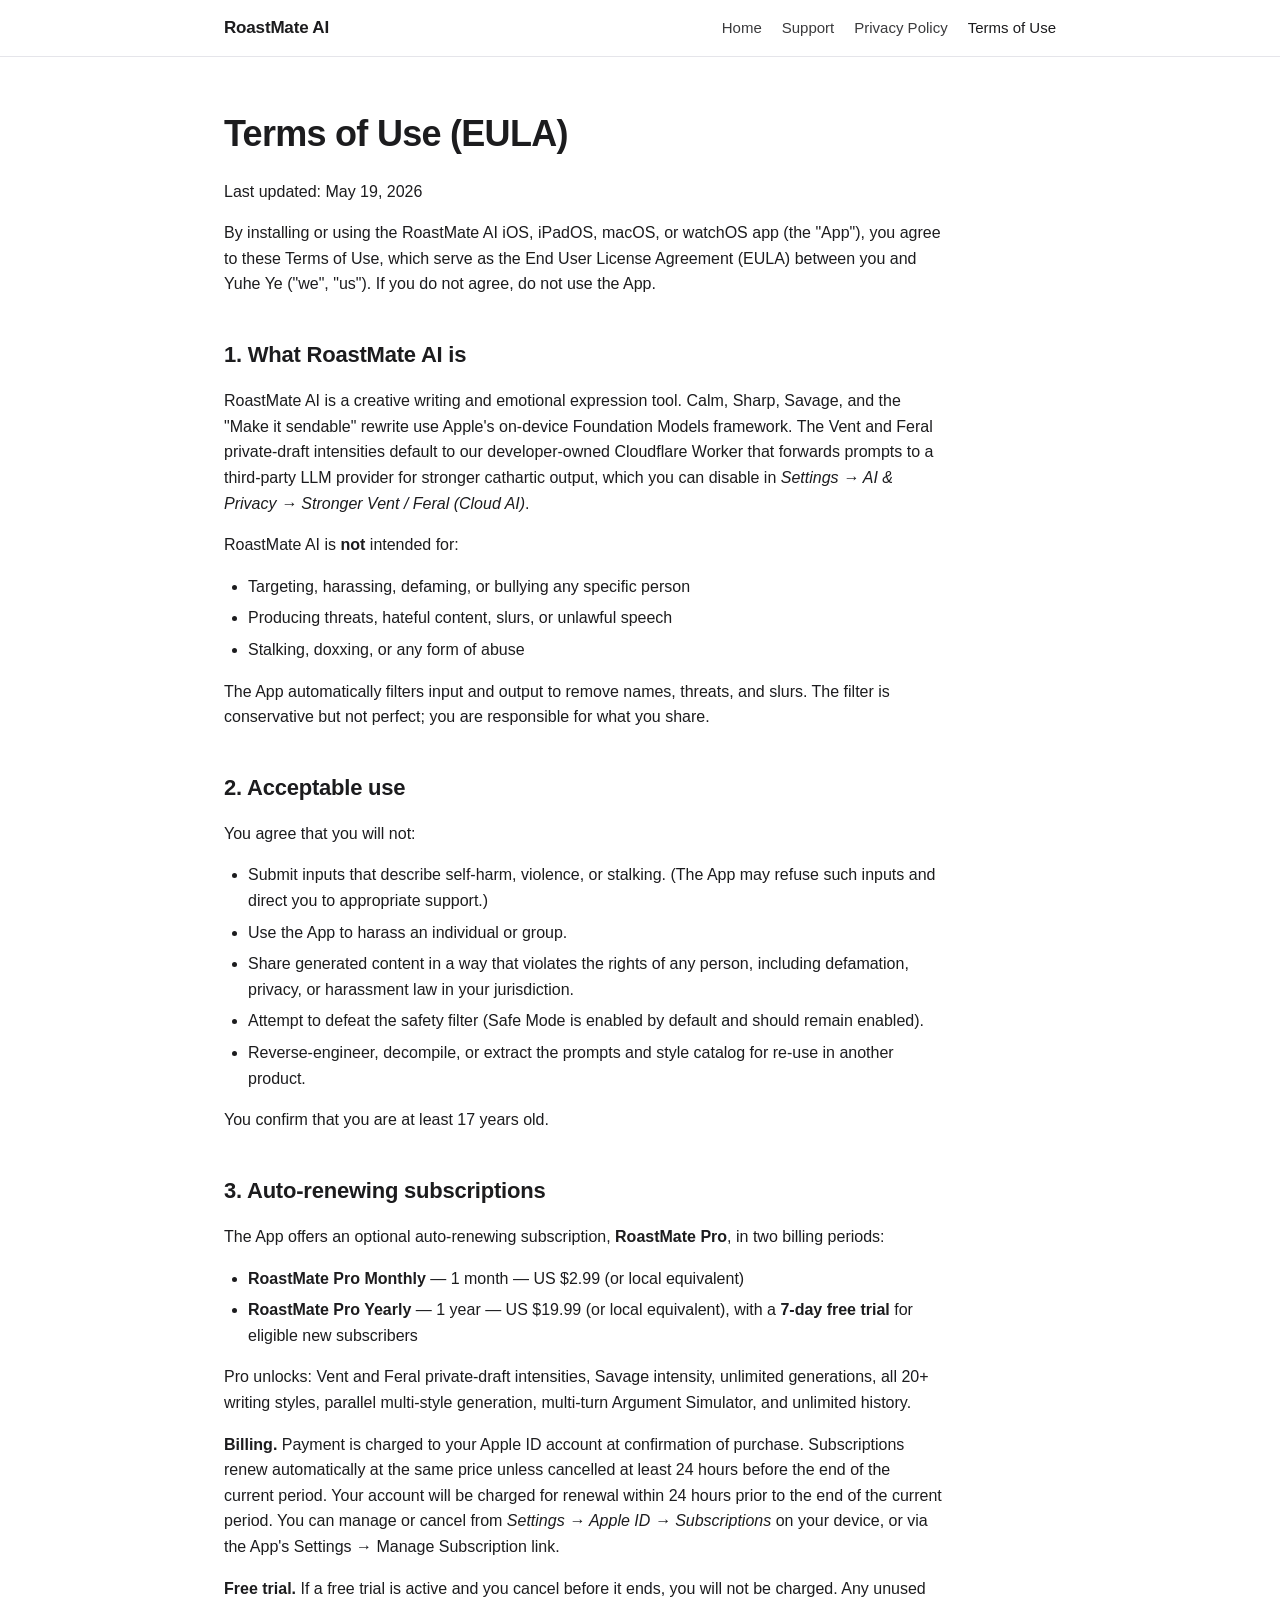
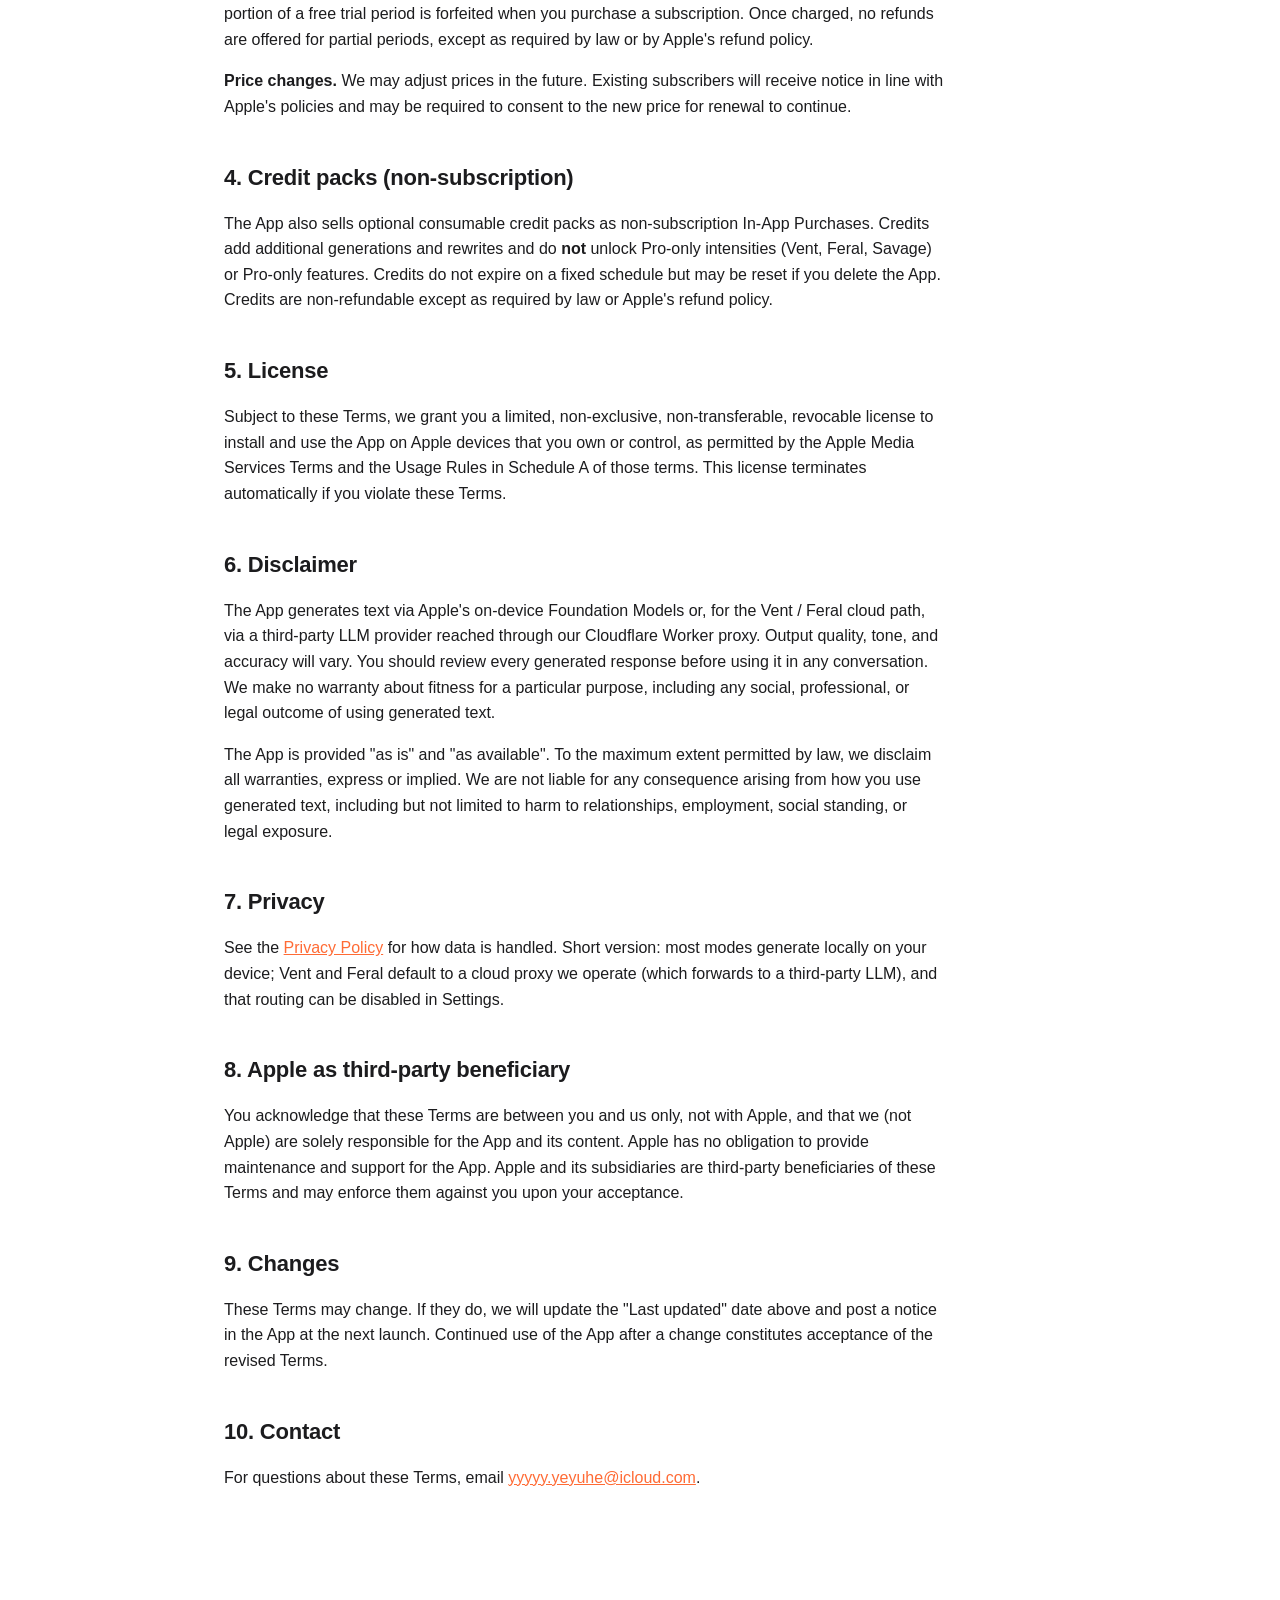
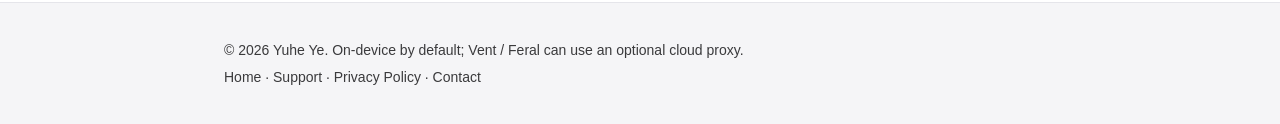
<file: terms.html>
<!DOCTYPE html>
<html lang="en">
<head>
<meta charset="UTF-8">
<meta name="viewport" content="width=device-width, initial-scale=1.0">
<title>Terms of Use (EULA) — RoastMate AI</title>
<link rel="stylesheet" href="style.css">
</head>
<body>
<header>
  <nav class="container nav">
    <a href="./" class="brand">RoastMate AI</a>
    <ul class="nav-links">
      <li><a href="./">Home</a></li>
      <li><a href="support.html">Support</a></li>
      <li><a href="privacy.html">Privacy Policy</a></li>
      <li><a href="terms.html" aria-current="page">Terms of Use</a></li>
    </ul>
  </nav>
</header>

<main class="page">
  <div class="container">
    <h1>Terms of Use (EULA)</h1>
    <p class="last-updated">Last updated: May 19, 2026</p>

    <p>By installing or using the RoastMate AI iOS, iPadOS, macOS, or watchOS app (the "App"), you agree to these Terms of Use, which serve as the End User License Agreement (EULA) between you and Yuhe Ye ("we", "us"). If you do not agree, do not use the App.</p>

    <h2>1. What RoastMate AI is</h2>
    <p>RoastMate AI is a creative writing and emotional expression tool. Calm, Sharp, Savage, and the "Make it sendable" rewrite use Apple's on-device Foundation Models framework. The Vent and Feral private-draft intensities default to our developer-owned Cloudflare Worker that forwards prompts to a third-party LLM provider for stronger cathartic output, which you can disable in <em>Settings → AI &amp; Privacy → Stronger Vent / Feral (Cloud AI)</em>.</p>
    <p>RoastMate AI is <strong>not</strong> intended for:</p>
    <ul>
      <li>Targeting, harassing, defaming, or bullying any specific person</li>
      <li>Producing threats, hateful content, slurs, or unlawful speech</li>
      <li>Stalking, doxxing, or any form of abuse</li>
    </ul>
    <p>The App automatically filters input and output to remove names, threats, and slurs. The filter is conservative but not perfect; you are responsible for what you share.</p>

    <h2>2. Acceptable use</h2>
    <p>You agree that you will not:</p>
    <ul>
      <li>Submit inputs that describe self-harm, violence, or stalking. (The App may refuse such inputs and direct you to appropriate support.)</li>
      <li>Use the App to harass an individual or group.</li>
      <li>Share generated content in a way that violates the rights of any person, including defamation, privacy, or harassment law in your jurisdiction.</li>
      <li>Attempt to defeat the safety filter (Safe Mode is enabled by default and should remain enabled).</li>
      <li>Reverse-engineer, decompile, or extract the prompts and style catalog for re-use in another product.</li>
    </ul>
    <p>You confirm that you are at least 17 years old.</p>

    <h2>3. Auto-renewing subscriptions</h2>
    <p>The App offers an optional auto-renewing subscription, <strong>RoastMate Pro</strong>, in two billing periods:</p>
    <ul>
      <li><strong>RoastMate Pro Monthly</strong> — 1 month — US $2.99 (or local equivalent)</li>
      <li><strong>RoastMate Pro Yearly</strong> — 1 year — US $19.99 (or local equivalent), with a <strong>7-day free trial</strong> for eligible new subscribers</li>
    </ul>
    <p>Pro unlocks: Vent and Feral private-draft intensities, Savage intensity, unlimited generations, all 20+ writing styles, parallel multi-style generation, multi-turn Argument Simulator, and unlimited history.</p>
    <p><strong>Billing.</strong> Payment is charged to your Apple ID account at confirmation of purchase. Subscriptions renew automatically at the same price unless cancelled at least 24 hours before the end of the current period. Your account will be charged for renewal within 24 hours prior to the end of the current period. You can manage or cancel from <em>Settings → Apple ID → Subscriptions</em> on your device, or via the App's Settings → Manage Subscription link.</p>
    <p><strong>Free trial.</strong> If a free trial is active and you cancel before it ends, you will not be charged. Any unused portion of a free trial period is forfeited when you purchase a subscription. Once charged, no refunds are offered for partial periods, except as required by law or by Apple's refund policy.</p>
    <p><strong>Price changes.</strong> We may adjust prices in the future. Existing subscribers will receive notice in line with Apple's policies and may be required to consent to the new price for renewal to continue.</p>

    <h2>4. Credit packs (non-subscription)</h2>
    <p>The App also sells optional consumable credit packs as non-subscription In-App Purchases. Credits add additional generations and rewrites and do <strong>not</strong> unlock Pro-only intensities (Vent, Feral, Savage) or Pro-only features. Credits do not expire on a fixed schedule but may be reset if you delete the App. Credits are non-refundable except as required by law or Apple's refund policy.</p>

    <h2>5. License</h2>
    <p>Subject to these Terms, we grant you a limited, non-exclusive, non-transferable, revocable license to install and use the App on Apple devices that you own or control, as permitted by the Apple Media Services Terms and the Usage Rules in Schedule A of those terms. This license terminates automatically if you violate these Terms.</p>

    <h2>6. Disclaimer</h2>
    <p>The App generates text via Apple's on-device Foundation Models or, for the Vent / Feral cloud path, via a third-party LLM provider reached through our Cloudflare Worker proxy. Output quality, tone, and accuracy will vary. You should review every generated response before using it in any conversation. We make no warranty about fitness for a particular purpose, including any social, professional, or legal outcome of using generated text.</p>
    <p>The App is provided "as is" and "as available". To the maximum extent permitted by law, we disclaim all warranties, express or implied. We are not liable for any consequence arising from how you use generated text, including but not limited to harm to relationships, employment, social standing, or legal exposure.</p>

    <h2>7. Privacy</h2>
    <p>See the <a href="privacy.html">Privacy Policy</a> for how data is handled. Short version: most modes generate locally on your device; Vent and Feral default to a cloud proxy we operate (which forwards to a third-party LLM), and that routing can be disabled in Settings.</p>

    <h2>8. Apple as third-party beneficiary</h2>
    <p>You acknowledge that these Terms are between you and us only, not with Apple, and that we (not Apple) are solely responsible for the App and its content. Apple has no obligation to provide maintenance and support for the App. Apple and its subsidiaries are third-party beneficiaries of these Terms and may enforce them against you upon your acceptance.</p>

    <h2>9. Changes</h2>
    <p>These Terms may change. If they do, we will update the "Last updated" date above and post a notice in the App at the next launch. Continued use of the App after a change constitutes acceptance of the revised Terms.</p>

    <h2>10. Contact</h2>
    <p>For questions about these Terms, email <a href="mailto:yyyyy.yeyuhe@icloud.com">yyyyy.yeyuhe@icloud.com</a>.</p>
  </div>
</main>

<footer>
  <div class="container">
    <p>© 2026 Yuhe Ye. On-device by default; Vent / Feral can use an optional cloud proxy.</p>
    <p>
      <a href="./">Home</a> ·
      <a href="support.html">Support</a> ·
      <a href="privacy.html">Privacy Policy</a> ·
      <a href="mailto:yyyyy.yeyuhe@icloud.com">Contact</a>
    </p>
  </div>
</footer>
</body>
</html>
</file>
<file: style.css>
:root {
  --fg: #1c1c1e;
  --fg-soft: #3a3a3c;
  --bg: #ffffff;
  --bg-alt: #f5f5f7;
  --accent: #ff6b35;
  --accent-fg: #ffffff;
  --border: #e5e5ea;
  --max: 880px;
}

@media (prefers-color-scheme: dark) {
  :root {
    --fg: #f2f2f7;
    --fg-soft: #aeaeb2;
    --bg: #000000;
    --bg-alt: #1c1c1e;
    --border: #38383a;
  }
}

* { box-sizing: border-box; }

html, body {
  margin: 0;
  padding: 0;
  background: var(--bg);
  color: var(--fg);
  font-family: -apple-system, BlinkMacSystemFont, "SF Pro Text", "Helvetica Neue", Arial, sans-serif;
  line-height: 1.6;
  -webkit-font-smoothing: antialiased;
}

.container {
  max-width: var(--max);
  margin: 0 auto;
  padding: 0 24px;
}

header {
  border-bottom: 1px solid var(--border);
  background: var(--bg);
  position: sticky;
  top: 0;
  z-index: 10;
}

.nav {
  display: flex;
  align-items: center;
  justify-content: space-between;
  min-height: 56px;
  padding-top: 12px;
  padding-bottom: 12px;
  flex-wrap: wrap;
  gap: 12px;
}

.brand {
  font-weight: 700;
  font-size: 17px;
  text-decoration: none;
  color: var(--fg);
  letter-spacing: -0.01em;
}

.nav-links {
  list-style: none;
  display: flex;
  gap: 20px;
  margin: 0;
  padding: 0;
}

.nav-links a {
  color: var(--fg-soft);
  text-decoration: none;
  font-size: 15px;
}

.nav-links a:hover,
.nav-links a[aria-current="page"] {
  color: var(--fg);
}

.hero {
  padding: 64px 0 48px;
  background: var(--bg);
}

.hero h1 {
  font-size: 44px;
  line-height: 1.15;
  letter-spacing: -0.02em;
  margin: 0 0 16px;
  font-weight: 700;
}

.lead {
  font-size: 19px;
  color: var(--fg-soft);
  max-width: 620px;
  margin: 0 0 24px;
}

.platforms {
  font-size: 14px;
  color: var(--fg-soft);
  text-transform: uppercase;
  letter-spacing: 0.08em;
  margin: 0 0 8px;
}

.cta-note {
  font-size: 14px;
  color: var(--fg-soft);
  margin: 8px 0 0;
}

.features,
.privacy-pitch,
.cta {
  padding: 56px 0;
  border-top: 1px solid var(--border);
}

.privacy-pitch {
  background: var(--bg-alt);
}

.features h2,
.privacy-pitch h2,
.cta h2 {
  font-size: 28px;
  letter-spacing: -0.01em;
  margin: 0 0 24px;
}

.feature-grid {
  list-style: none;
  padding: 0;
  margin: 0;
  display: grid;
  grid-template-columns: repeat(auto-fit, minmax(260px, 1fr));
  gap: 28px;
}

.feature-grid h3 {
  font-size: 18px;
  margin: 0 0 6px;
  letter-spacing: -0.01em;
}

.feature-grid p {
  color: var(--fg-soft);
  font-size: 15px;
  margin: 0;
}

.privacy-pitch p {
  max-width: 720px;
  font-size: 16px;
}

.link {
  color: var(--accent);
  text-decoration: none;
  font-weight: 500;
}

.link:hover {
  text-decoration: underline;
}

.page {
  padding: 48px 0 96px;
}

.page h1 {
  font-size: 36px;
  letter-spacing: -0.02em;
  margin: 0 0 8px;
}

.page h2 {
  font-size: 22px;
  letter-spacing: -0.01em;
  margin: 40px 0 12px;
}

.page h3 {
  font-size: 17px;
  margin: 28px 0 8px;
}

.page p,
.page ul {
  font-size: 16px;
  color: var(--fg);
  max-width: 720px;
}

.page ul {
  padding-left: 24px;
}

.page li {
  margin: 6px 0;
}

.page code {
  background: var(--bg-alt);
  padding: 2px 6px;
  border-radius: 4px;
  font-size: 14px;
  font-family: "SF Mono", Menlo, monospace;
}

.last-updated {
  color: var(--fg-soft);
  font-size: 14px;
}

.mail-link {
  font-size: 18px;
  color: var(--accent);
  text-decoration: none;
  font-weight: 500;
}

.mail-link:hover {
  text-decoration: underline;
}

a {
  color: var(--accent);
}

footer {
  border-top: 1px solid var(--border);
  padding: 32px 0;
  background: var(--bg-alt);
  color: var(--fg-soft);
  font-size: 14px;
}

footer p {
  margin: 4px 0;
}

footer a {
  color: var(--fg-soft);
  text-decoration: none;
}

footer a:hover {
  color: var(--fg);
}

@media (max-width: 600px) {
  .hero {
    padding: 40px 0 32px;
  }
  .hero h1 {
    font-size: 32px;
  }
  .lead {
    font-size: 17px;
  }
  .nav-links {
    gap: 14px;
  }
  .nav-links a {
    font-size: 14px;
  }
}

/* ── Try-it demo ─────────────────────────────────────────────── */
.tryit { padding: 56px 0; border-top: 1px solid var(--border); }
.tryit-sub { font-size: 16px; color: var(--fg-soft); margin: 0 0 20px; max-width: 620px; }
#tryInput {
  width: 100%; border: 1px solid var(--border); border-radius: 12px;
  background: var(--bg-alt); color: var(--fg);
  font-family: inherit; font-size: 16px; line-height: 1.5;
  padding: 14px 16px; resize: vertical; min-height: 84px;
}
#tryInput:focus { outline: none; border-color: var(--accent); box-shadow: 0 0 0 3px rgba(255,107,53,0.25); }
.tryit-row { display: flex; align-items: center; justify-content: space-between; gap: 12px; margin-top: 14px; flex-wrap: wrap; }
.tone-toggle { display: inline-flex; border: 1px solid var(--border); border-radius: 999px; overflow: hidden; }
.tone-btn { border: 0; background: transparent; color: var(--fg-soft); font-family: inherit; font-size: 15px; padding: 8px 18px; cursor: pointer; }
.tone-btn.is-active { background: var(--fg); color: var(--bg); }
.btn-accent {
  border: 0; background: var(--accent); color: var(--accent-fg);
  font-family: inherit; font-weight: 600; font-size: 16px;
  padding: 12px 22px; border-radius: 999px; cursor: pointer;
}
.btn-accent:hover { filter: brightness(1.05); }
.btn-accent:disabled { opacity: 0.6; cursor: default; }
.tryit-out {
  margin-top: 18px; padding: 18px 20px; border-radius: 12px;
  border: 1px solid var(--border); background: var(--bg-alt);
  font-size: 17px; line-height: 1.6; white-space: pre-wrap;
}
.tryit-out.is-loading { color: var(--fg-soft); }
.tryit-out.is-error { color: var(--accent); }
.tryit-note { font-size: 13px; color: var(--fg-soft); margin: 12px 0 0; }

.lang-toggle {
  border: 1px solid var(--border); background: transparent; color: var(--fg-soft);
  font-family: inherit; font-size: 13px; font-weight: 600;
  padding: 5px 13px; border-radius: 999px; cursor: pointer; line-height: 1;
}
.lang-toggle:hover { color: var(--fg); border-color: var(--fg-soft); }
</file>
<file: research.css>
/* P5 Q1 W1 — RoastMate research recruit form. Self-hosted, no third-party
 * scripts / fonts / analytics. Mobile-first, dark-mode-aware. */

* { box-sizing: border-box; }

html, body {
  margin: 0;
  padding: 0;
  font-family: -apple-system, BlinkMacSystemFont, "Helvetica Neue",
               "PingFang SC", "PingFang TC", "Hiragino Sans", sans-serif;
  line-height: 1.5;
  -webkit-text-size-adjust: 100%;
}

body {
  color: #1c1c1e;
  background: #f5f5f7;
}

@media (prefers-color-scheme: dark) {
  body { color: #f2f2f7; background: #1c1c1e; }
  fieldset { background: #2c2c2e; border-color: #3a3a3c; }
  input[type="text"], input[type="email"], textarea {
    background: #1c1c1e; color: inherit; border-color: #48484a;
  }
  button[type="submit"] {
    background: #ff9500; color: #1c1c1e;
  }
  .muted { color: #98989d; }
  a { color: #64d2ff; }
  nav button[aria-pressed="true"] {
    background: #ff9500; color: #1c1c1e; border-color: #ff9500;
  }
  nav button { background: #2c2c2e; color: inherit; border-color: #48484a; }
}

main {
  max-width: 640px;
  margin: 0 auto;
  padding: 24px 20px 80px;
}

nav {
  display: flex;
  flex-wrap: wrap;
  gap: 8px;
  margin-bottom: 24px;
}

nav button {
  font: inherit;
  padding: 6px 14px;
  border-radius: 999px;
  border: 1px solid #d1d1d6;
  background: white;
  color: #1c1c1e;
  cursor: pointer;
  -webkit-appearance: none;
  appearance: none;
}

nav button[aria-pressed="true"] {
  background: #ff9500;
  color: white;
  border-color: #ff9500;
}

h1 {
  font-size: 28px;
  line-height: 1.2;
  margin: 0 0 12px;
}

.intro {
  font-size: 16px;
  margin: 0 0 16px;
}

ul.meta {
  list-style: none;
  padding: 0;
  margin: 0 0 32px;
  font-size: 14px;
  color: #6c6c70;
}
ul.meta li { padding: 2px 0; }

@media (prefers-color-scheme: dark) {
  ul.meta { color: #98989d; }
}

.stepbar {
  font-size: 12px;
  letter-spacing: 0.04em;
  text-transform: uppercase;
  color: #6c6c70;
  margin: 0 0 12px;
  padding: 4px 10px;
  display: inline-block;
  border: 1px solid #d1d1d6;
  border-radius: 999px;
  background: white;
}

@media (prefers-color-scheme: dark) {
  .stepbar { color: #98989d; border-color: #48484a; background: #2c2c2e; }
}

#success, #booked {
  margin-top: 32px;
  padding: 24px 22px;
  border-radius: 16px;
  background: rgba(52, 199, 89, 0.10);
  border: 1px solid rgba(52, 199, 89, 0.25);
}

@media (prefers-color-scheme: dark) {
  #success, #booked { background: rgba(48, 209, 88, 0.14); }
}

#success h2, #booked h2 {
  margin: 0 0 12px;
  font-size: 22px;
}

#success code {
  display: inline-block;
  padding: 4px 10px;
  border-radius: 8px;
  background: rgba(0, 0, 0, 0.06);
  font-family: ui-monospace, "SF Mono", Menlo, monospace;
  font-size: 17px;
  letter-spacing: 0.04em;
}

#participant-code {
  font-family: ui-monospace, "SF Mono", Menlo, monospace;
  font-size: 17px;
  padding: 4px 10px;
  border-radius: 8px;
  background: rgba(0, 0, 0, 0.06);
}

@media (prefers-color-scheme: dark) {
  #success code, #participant-code { background: rgba(255, 255, 255, 0.10); }
}

.cta {
  display: inline-block;
  padding: 12px 18px;
  margin: 8px 0 0;
  background: #ff9500;
  color: white;
  border-radius: 12px;
  font-weight: 600;
  text-decoration: none;
}

.cta:hover, .cta:focus { background: #e58500; color: white; }

fieldset {
  border: 1px solid #d1d1d6;
  border-radius: 12px;
  margin: 0 0 16px;
  padding: 16px 18px;
  background: white;
}

legend {
  font-weight: 600;
  padding: 0 6px;
}

fieldset label {
  display: flex;
  align-items: center;
  gap: 8px;
  padding: 6px 0;
  cursor: pointer;
}

input[type="text"],
input[type="email"],
textarea {
  font: inherit;
  width: 100%;
  margin-top: 6px;
  padding: 10px 12px;
  border-radius: 8px;
  border: 1px solid #d1d1d6;
  background: white;
  color: inherit;
}

textarea { resize: vertical; }

.field { margin: 12px 0 0; }
.field label { display: block; font-weight: 500; }

.muted {
  font-size: 13px;
  color: #6c6c70;
  margin-top: 6px;
}

button[type="submit"] {
  font: inherit;
  font-weight: 600;
  font-size: 17px;
  display: block;
  width: 100%;
  padding: 14px 18px;
  border: 0;
  border-radius: 12px;
  background: #ff9500;
  color: white;
  cursor: pointer;
  margin-top: 24px;
  -webkit-appearance: none;
  appearance: none;
}

button[type="submit"][disabled] {
  opacity: 0.5;
  cursor: not-allowed;
}

#status {
  margin: 16px 0 0;
  padding: 12px 14px;
  border-radius: 8px;
  font-size: 15px;
  min-height: 1.4em;
}

#status.ok {
  background: rgba(52, 199, 89, 0.15);
  color: #248a3d;
}

#status.error {
  background: rgba(255, 59, 48, 0.15);
  color: #d70015;
}

@media (prefers-color-scheme: dark) {
  #status.ok { color: #30d158; }
  #status.error { color: #ff453a; }
}

footer {
  margin-top: 40px;
  font-size: 13px;
  color: #6c6c70;
}

a { color: #007aff; }
</file>
